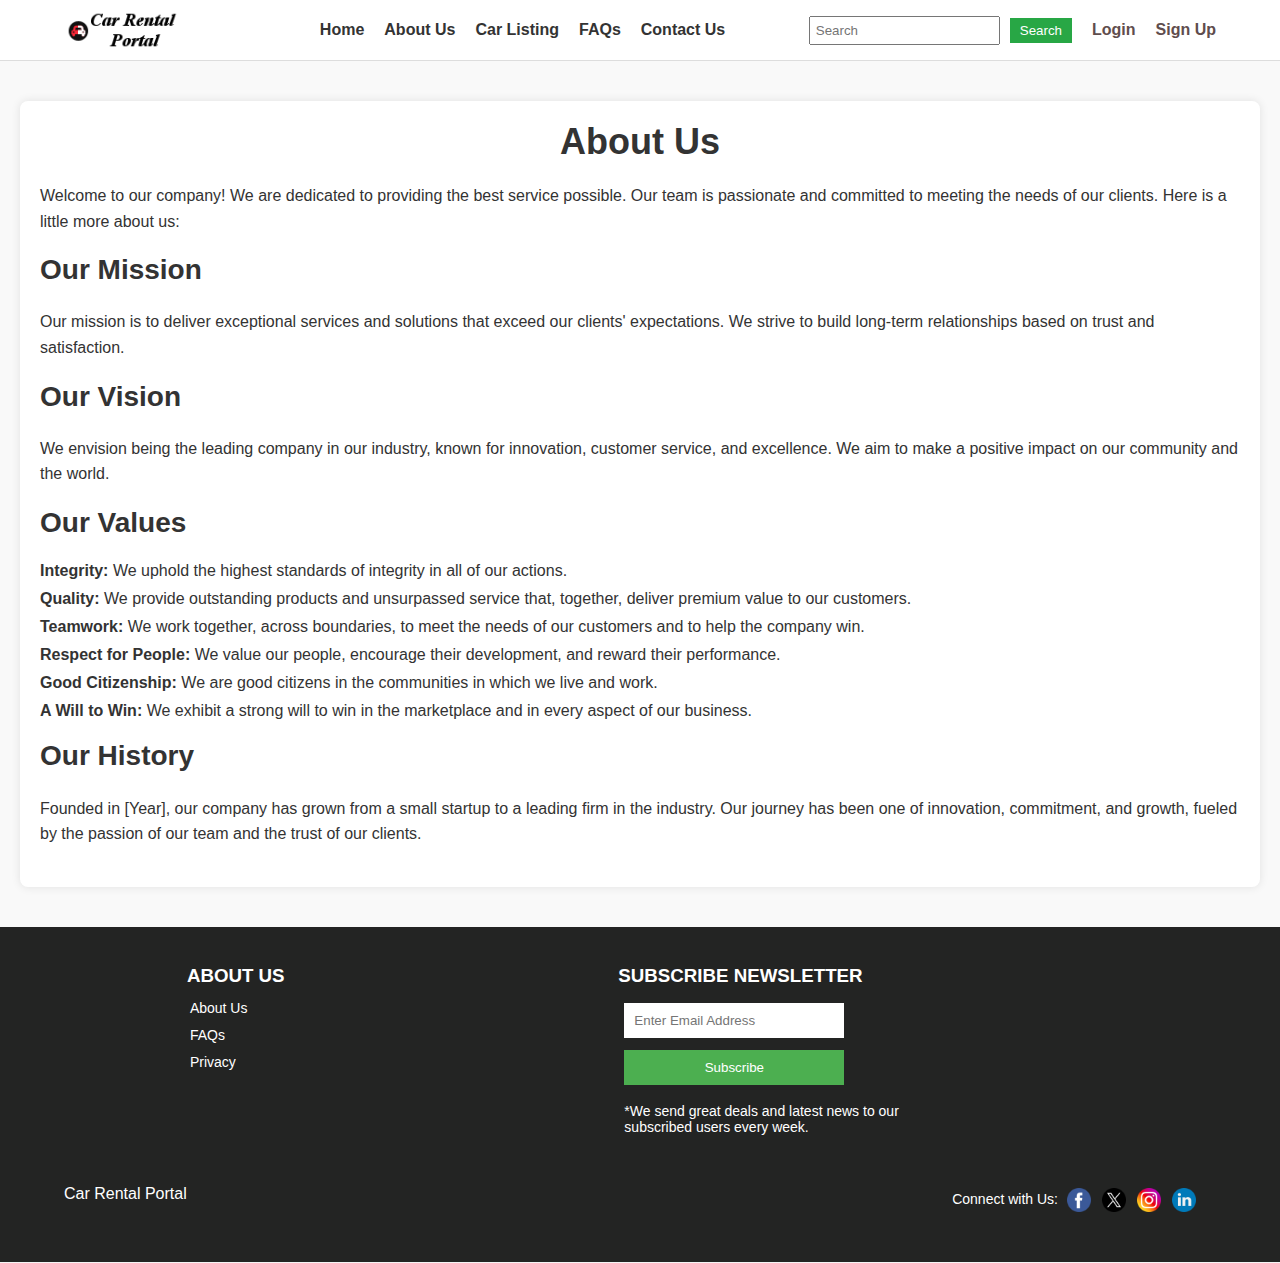
<file: about_us.html>
<!DOCTYPE html>
<html lang="en">
  <head>
    <meta charset="UTF-8" />
    <meta name="viewport" content="width=device-width, initial-scale=1.0" />
    <title>Car Rental System</title>
    <link rel="stylesheet" href="assets/css/style.css" />
    <link rel="stylesheet" href="assets/css/about_us.css" />
  </head>
  <body>
    <!-- Navigation Bar -->
    <header>
      <div class="container">
        <div class="navbar">
          <div class="logo">
            <img src="assets/images/logo.png" alt="Logo" />
          </div>
          <nav>
            <ul>
              <li><a href="index.html">Home</a></li>
              <li><a href="#">About Us</a></li>
              <li><a href="car_listing.html">Car Listing</a></li>
              <li><a href="faqs.html">FAQs</a></li>
              <li><a href="contact_us.html">Contact Us</a></li>
            </ul>
          </nav>
          <div class="search-login">
            <input type="text" placeholder="Search" />
            <button>Search</button>
            <a href="login.html">Login</a>
            <a href="signup.html">Sign Up</a>
          </div>
        </div>
      </div>
    </header>

    <!-- End of Navigation Bar -->

    <!-- About us -->

    <section id="about-us">
      <div class="about-container">
        <h1>About Us</h1>
        <div class="about-content">
          <p>
            Welcome to our company! We are dedicated to providing the best
            service possible. Our team is passionate and committed to meeting
            the needs of our clients. Here is a little more about us:
          </p>
          <h2>Our Mission</h2>
          <p>
            Our mission is to deliver exceptional services and solutions that
            exceed our clients' expectations. We strive to build long-term
            relationships based on trust and satisfaction.
          </p>
          <h2>Our Vision</h2>
          <p>
            We envision being the leading company in our industry, known for
            innovation, customer service, and excellence. We aim to make a
            positive impact on our community and the world.
          </p>
          <h2>Our Values</h2>
          <ul>
            <li>
              <strong>Integrity:</strong> We uphold the highest standards of
              integrity in all of our actions.
            </li>
            <li>
              <strong>Quality:</strong> We provide outstanding products and
              unsurpassed service that, together, deliver premium value to our
              customers.
            </li>
            <li>
              <strong>Teamwork:</strong> We work together, across boundaries, to
              meet the needs of our customers and to help the company win.
            </li>
            <li>
              <strong>Respect for People:</strong> We value our people,
              encourage their development, and reward their performance.
            </li>
            <li>
              <strong>Good Citizenship:</strong> We are good citizens in the
              communities in which we live and work.
            </li>
            <li>
              <strong>A Will to Win:</strong> We exhibit a strong will to win in
              the marketplace and in every aspect of our business.
            </li>
          </ul>
          <h2>Our History</h2>
          <p>
            Founded in [Year], our company has grown from a small startup to a
            leading firm in the industry. Our journey has been one of
            innovation, commitment, and growth, fueled by the passion of our
            team and the trust of our clients.
          </p>
        </div>
      </div>
    </section>
    <section class="about-us section-padding"></section>

    <!-- about us -->

    <!-- Footer -->
    <section class="footer">
      <footer class="footer-container">
        <div class="footer-top">
          <div class="footer-column about-us">
            <h3>ABOUT US</h3>
            <ul>
              <a href="#"><li>About Us</li></a>
              <a href="faqs.html"><li>FAQs</li></a>
              <a href="#"><li>Privacy</li></a>
            </ul>
          </div>
          <div class="footer-column subscribe-newsletter">
            <h3>SUBSCRIBE NEWSLETTER</h3>
            <input type="email" placeholder="Enter Email Address" />
            <button>Subscribe</button>
            <p class="great-deal">
              *We send great deals and latest news to our subscribed users every
              week.
            </p>
          </div>
        </div>
        <div class="footer-bottom">
          <p>Car Rental Portal</p>
          <div class="footer-column social-icons">
            <p>Connect with Us:</p>
            <a href="#">
              <img src="assets/images/icons/facebook.png" alt="Facebook" />
            </a>
            <a href="#">
              <img src="assets/images/icons/twitter.png" alt="Twitter" />
            </a>
            <a href="#">
              <img src="assets/images/icons/instagram.png" alt="Instagram" />
            </a>
            <!-- <img src="assets/images/icons/facebook.png" alt="YouTube" /> -->
            <a href="#">
              <img src="assets/images/icons/linkedin.png" alt="LinkedIn" />
            </a>
          </div>
        </div>
      </footer>
    </section>
  </body>
</html>
</file>
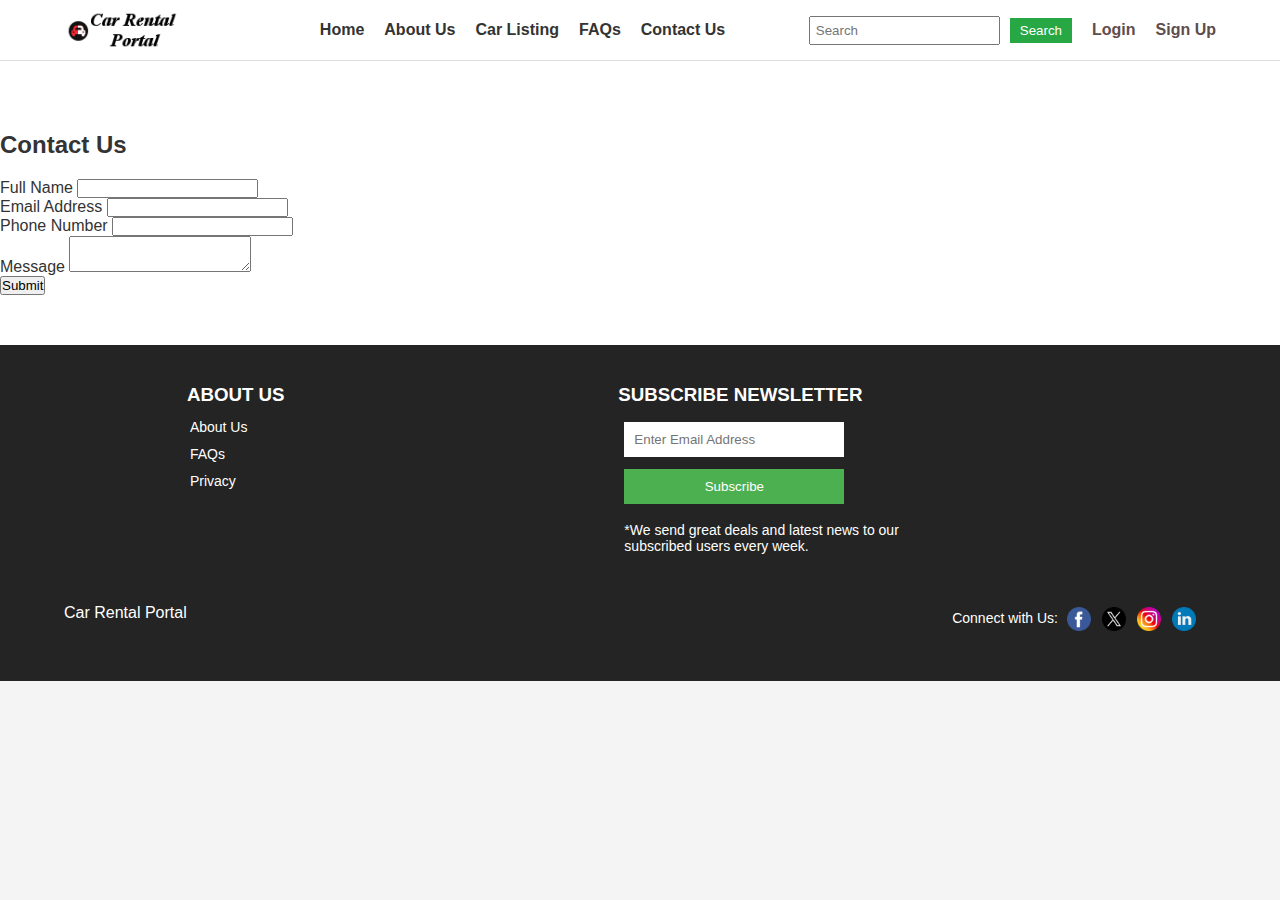
<file: contact_us.html>
<!DOCTYPE html>
<html lang="en">
  <head>
    <meta charset="UTF-8" />
    <meta name="viewport" content="width=device-width, initial-scale=1.0" />
    <title>Car Rental System</title>
    <link rel="stylesheet" href="assets/css/style.css" />
    <link rel="stylesheet" href="assets/css/contact_us.css" />
  </head>
  <body>
    <!-- Navigation Bar -->
    <header>
      <div class="container">
        <div class="navbar">
          <div class="logo">
            <img src="assets/images/logo.png" alt="Logo" />
          </div>
          <nav>
            <ul>
              <li><a href="index.html">Home</a></li>
              <li><a href="aboutus.html">About Us</a></li>
              <li><a href="car_listing.html">Car Listing</a></li>
              <li><a href="faqs.html">FAQs</a></li>
              <li><a href="#">Contact Us</a></li>
            </ul>
          </nav>
          <div class="search-login">
            <input type="text" placeholder="Search" />
            <button>Search</button>
            <a href="login.html">Login</a>
            <a href="signup.html">Sign Up</a>
          </div>
        </div>
      </div>
    </header>

    <!-- Contact us -->

    <section id="contact-us">
      <div class="contact-container">
        <h2>Contact Us</h2>
        <form id="contact-form">
          <div class="form-group">
            <label for="full-name">Full Name</label>
            <input type="text" id="full-name" name="full-name" />
          </div>
          <div class="form-group">
            <label for="email">Email Address</label>
            <input type="text" id="email" name="email" />
          </div>
          <div class="form-group">
            <label for="phone">Phone Number</label>
            <input type="text" id="phone" name="phone" />
          </div>
          <div class="form-group">
            <label for="message">Message</label>
            <textarea id="message" name="message"></textarea>
          </div>
          <button type="submit">Submit</button>
        </form>
      </div>
    </section>

    <!-- Contact us -->

    <!-- Footer -->
    <section class="footer">
      <footer class="footer-container">
        <div class="footer-top">
          <div class="footer-column about-us">
            <h3>ABOUT US</h3>
            <ul>
              <a href="#"><li>About Us</li></a>
              <a href="#"><li>FAQs</li></a>
              <a href="#"><li>Privacy</li></a>
            </ul>
          </div>
          <div class="footer-column subscribe-newsletter">
            <h3>SUBSCRIBE NEWSLETTER</h3>
            <input type="email" placeholder="Enter Email Address" />
            <button>Subscribe</button>
            <p class="great-deal">
              *We send great deals and latest news to our subscribed users every
              week.
            </p>
          </div>
        </div>
        <div class="footer-bottom">
          <p>Car Rental Portal</p>
          <div class="footer-column social-icons">
            <p>Connect with Us:</p>
            <a href="#">
              <img src="assets/images/icons/facebook.png" alt="Facebook" />
            </a>
            <a href="#">
              <img src="assets/images/icons/twitter.png" alt="Twitter" />
            </a>
            <a href="#">
              <img src="assets/images/icons/instagram.png" alt="Instagram" />
            </a>
            <!-- <img src="assets/images/icons/facebook.png" alt="YouTube" /> -->
            <a href="#">
              <img src="assets/images/icons/linkedin.png" alt="LinkedIn" />
            </a>
          </div>
        </div>
      </footer>
    </section>
  </body>

  <script src="assets/js/formValidate.js"></script>
</html>
</file>
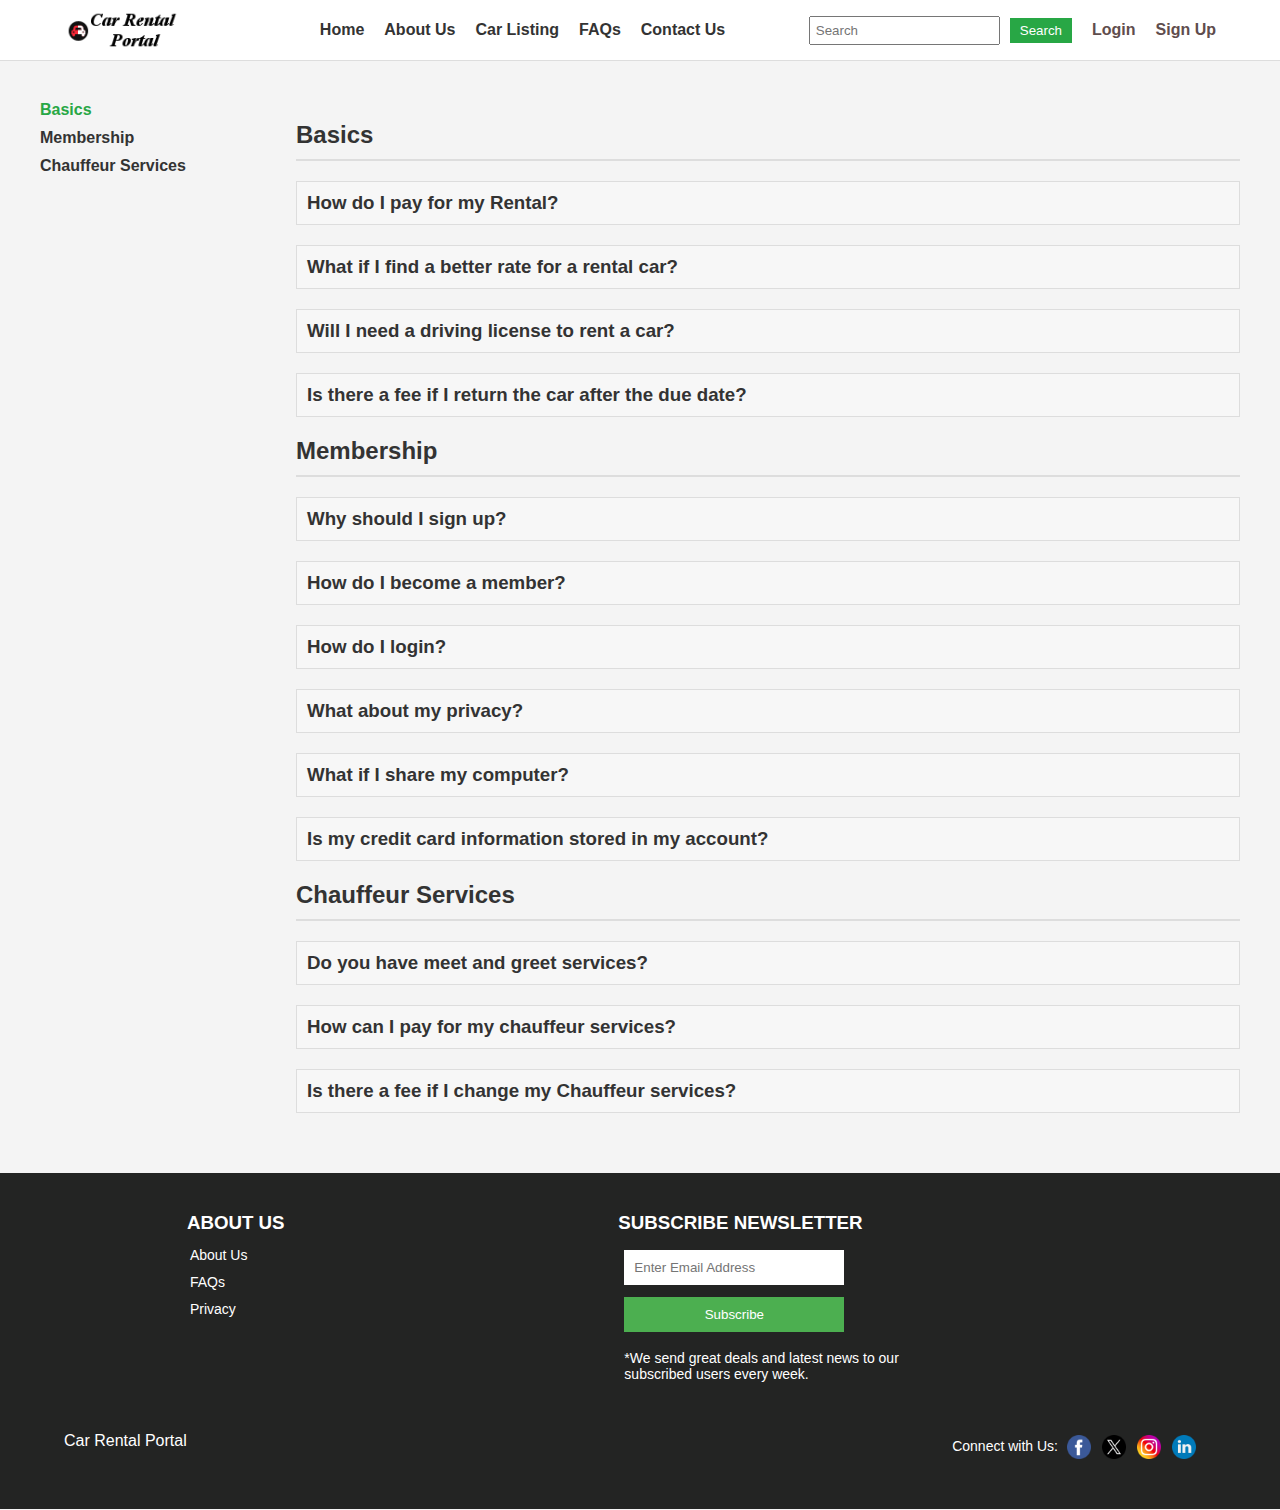
<file: faqs.html>
<!DOCTYPE html>
<html lang="en">
  <head>
    <meta charset="UTF-8" />
    <meta name="viewport" content="width=device-width, initial-scale=1.0" />
    <title>Car Rental System</title>
    <link rel="stylesheet" href="assets/css/style.css" />
    <link rel="stylesheet" href="assets/css/faqs.css" />
  </head>
  <body>
    <!-- Navigation Bar -->
    <header>
      <div class="container">
        <div class="navbar">
          <div class="logo">
            <img src="assets/images/logo.png" alt="Logo" />
          </div>
          <nav>
            <ul>
              <li><a href="index.html">Home</a></li>
              <li><a href="aboutus.html">About Us</a></li>
              <li><a href="car_listing.html">Car Listing</a></li>
              <li><a href="#">FAQs</a></li>
              <li><a href="contact_us.html">Contact Us</a></li>
            </ul>
          </nav>
          <div class="search-login">
            <input type="text" placeholder="Search" />
            <button>Search</button>
            <a href="login.html">Login</a>
            <a href="signup.html">Sign Up</a>
          </div>
        </div>
      </div>
    </header>

    <!-- Faqs -->

    <section id="faqs">
      <div class="faq-container">
        <div class="faq-sidebar">
          <ul>
            <li><a href="#basics" class="active">Basics</a></li>
            <li><a href="#membership">Membership</a></li>
            <li><a href="#chauffeur">Chauffeur Services</a></li>
          </ul>
        </div>
        <div class="faq-content">
          <h2 id="basics">Basics</h2>
          <div class="faq-item">
            <h3 class="faq-question">How do I pay for my Rental?</h3>
            <p class="faq-answer">
              You can pay for your rental using a credit card, debit card, or
              other accepted forms of payment at the rental location.
            </p>
          </div>
          <div class="faq-item">
            <h3 class="faq-question">
              What if I find a better rate for a rental car?
            </h3>
            <p class="faq-answer">
              One of the many great things about Car Rentals is our rental rates
              and services are guaranteed to be the very best in the industry.
              If you come across a lower price from a competitor and the rate is
              on a comparable vehicle including the same terms, locations, and
              rental car fees we will be glad to beat the price for you. Please
              complete our Guaranteed Best Rate form if you have found a better
              rate with one of our competitors.
            </p>
          </div>
          <div class="faq-item">
            <h3 class="faq-question">
              Will I need a driving license to rent a car?
            </h3>
            <p class="faq-answer">
              Yes, a valid driving license is required to rent a car.
            </p>
          </div>
          <div class="faq-item">
            <h3 class="faq-question">
              Is there a fee if I return the car after the due date?
            </h3>
            <p class="faq-answer">
              Yes, returning the car after the due date may incur additional
              fees. Please check our terms and conditions for more details.
            </p>
          </div>

          <h2 id="membership">Membership</h2>
          <div class="faq-item">
            <h3 class="faq-question">Why should I sign up?</h3>
            <p class="faq-answer">
              Signing up provides you with exclusive member benefits, discounts,
              and faster booking processes.
            </p>
          </div>
          <div class="faq-item">
            <h3 class="faq-question">How do I become a member?</h3>
            <p class="faq-answer">
              You can become a member by signing up on our website and
              completing the membership form.
            </p>
          </div>
          <div class="faq-item">
            <h3 class="faq-question">How do I login?</h3>
            <p class="faq-answer">
              You can login by clicking the login button on our website and
              entering your credentials.
            </p>
          </div>
          <div class="faq-item">
            <h3 class="faq-question">What about my privacy?</h3>
            <p class="faq-answer">
              We take your privacy seriously and ensure that your data is
              protected according to our privacy policy.
            </p>
          </div>
          <div class="faq-item">
            <h3 class="faq-question">What if I share my computer?</h3>
            <p class="faq-answer">
              If you share your computer, make sure to log out of your account
              after each session to protect your information.
            </p>
          </div>
          <div class="faq-item">
            <h3 class="faq-question">
              Is my credit card information stored in my account?
            </h3>
            <p class="faq-answer">
              No, we do not store your credit card information in your account
              for security reasons.
            </p>
          </div>

          <h2 id="chauffeur">Chauffeur Services</h2>
          <div class="faq-item">
            <h3 class="faq-question">Do you have meet and greet services?</h3>
            <p class="faq-answer">
              Yes, we offer meet and greet services for our chauffeur clients.
            </p>
          </div>
          <div class="faq-item">
            <h3 class="faq-question">
              How can I pay for my chauffeur services?
            </h3>
            <p class="faq-answer">
              You can pay for chauffeur services using the same payment methods
              as our car rentals.
            </p>
          </div>
          <div class="faq-item">
            <h3 class="faq-question">
              Is there a fee if I change my Chauffeur services?
            </h3>
            <p class="faq-answer">
              Changes to chauffeur services may incur fees. Please refer to our
              terms and conditions for details.
            </p>
          </div>
        </div>
      </div>
    </section>

    <!-- Faqs -->

    <!-- Footer -->
    <section class="footer">
      <footer class="footer-container">
        <div class="footer-top">
          <div class="footer-column about-us">
            <h3>ABOUT US</h3>
            <ul>
              <a href="aboutus.html"><li>About Us</li></a>
              <a href="#"><li>FAQs</li></a>
              <a href="#"><li>Privacy</li></a>
            </ul>
          </div>
          <div class="footer-column subscribe-newsletter">
            <h3>SUBSCRIBE NEWSLETTER</h3>
            <input type="email" placeholder="Enter Email Address" />
            <button>Subscribe</button>
            <p class="great-deal">
              *We send great deals and latest news to our subscribed users every
              week.
            </p>
          </div>
        </div>
        <div class="footer-bottom">
          <p>Car Rental Portal</p>
          <div class="footer-column social-icons">
            <p>Connect with Us:</p>
            <a href="#">
              <img src="assets/images/icons/facebook.png" alt="Facebook" />
            </a>
            <a href="#">
              <img src="assets/images/icons/twitter.png" alt="Twitter" />
            </a>
            <a href="#">
              <img src="assets/images/icons/instagram.png" alt="Instagram" />
            </a>
            <!-- <img src="assets/images/icons/facebook.png" alt="YouTube" /> -->
            <a href="#">
              <img src="assets/images/icons/linkedin.png" alt="LinkedIn" />
            </a>
          </div>
        </div>
      </footer>
    </section>
  </body>
  <script src="assets/js/faqs.js"></script>
</html>
</file>
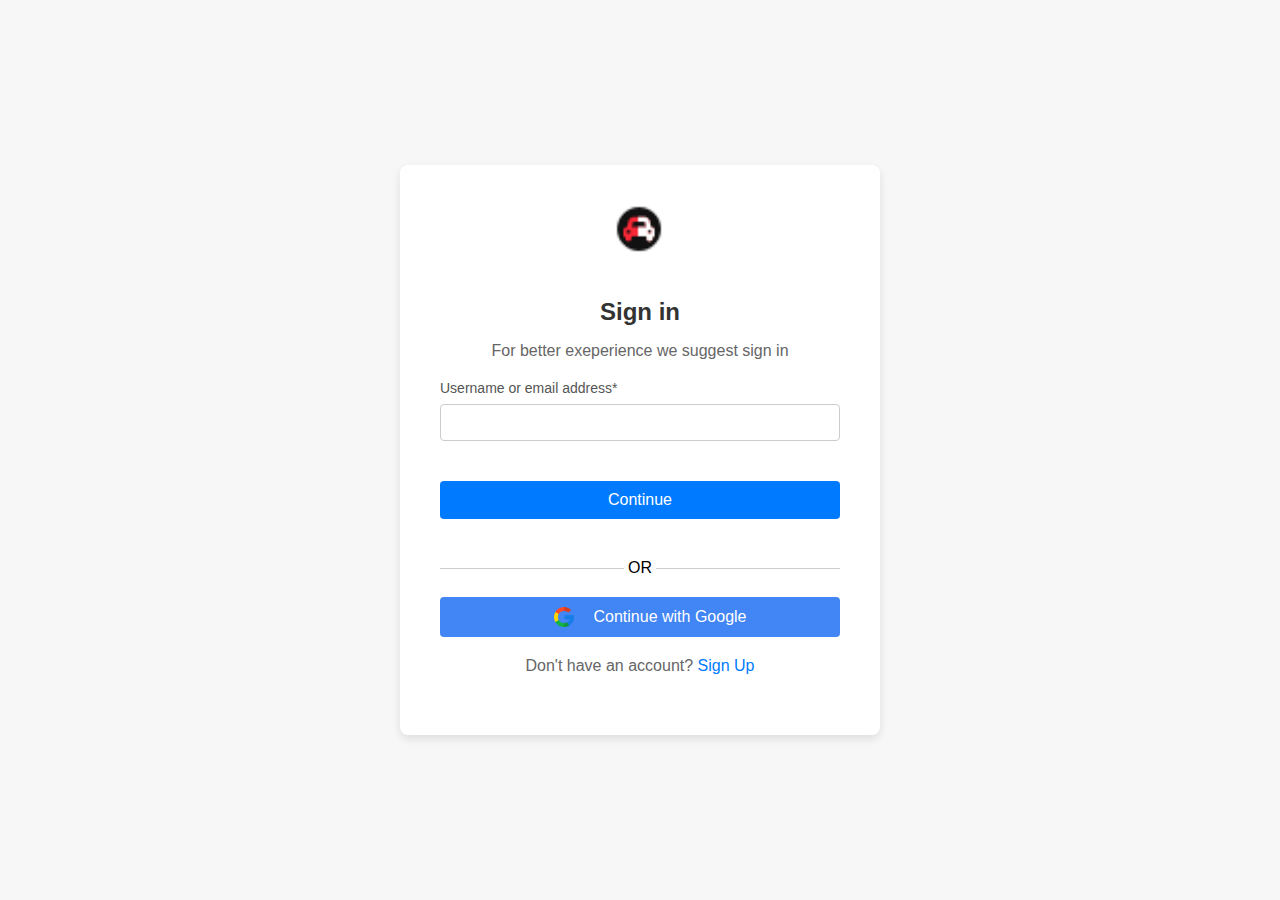
<file: login.html>
<!DOCTYPE html>
<html lang="en">
  <head>
    <meta charset="UTF-8" />
    <meta name="viewport" content="width=device-width, initial-scale=1.0" />
    <title>Login Page</title>
    <link rel="stylesheet" href="assets/css/login.css" />
  </head>
  <body>
    <div class="container">
      <div class="login-card">
        <img
          src="assets/images/icons/favicon.png"
          alt="car Logo"
          class="logo"
        />
        <h2>Sign in</h2>
        <p>For better exeperience we suggest sign in</p>
        <form id="loginForm">
          <label for="email">Username or email address*</label>
          <input type="text" id="email" name="email" required />
          <div id="error-message" class="error-message"></div>
          <button type="submit" class="continue-btn">Continue</button>
        </form>
        <div class="divider">
          <span>OR</span>
        </div>
        <button class="google-btn">
          <img
            src="assets/images/icons/google.png"
            class="googleLogo"
          />Continue with Google
        </button>
        <p class="signup">
          Don't have an account? <a href="signup.html">Sign Up</a>
        </p>
      </div>
    </div>
    <script src="assets/js/login.js"></script>
  </body>
</html>
</file>
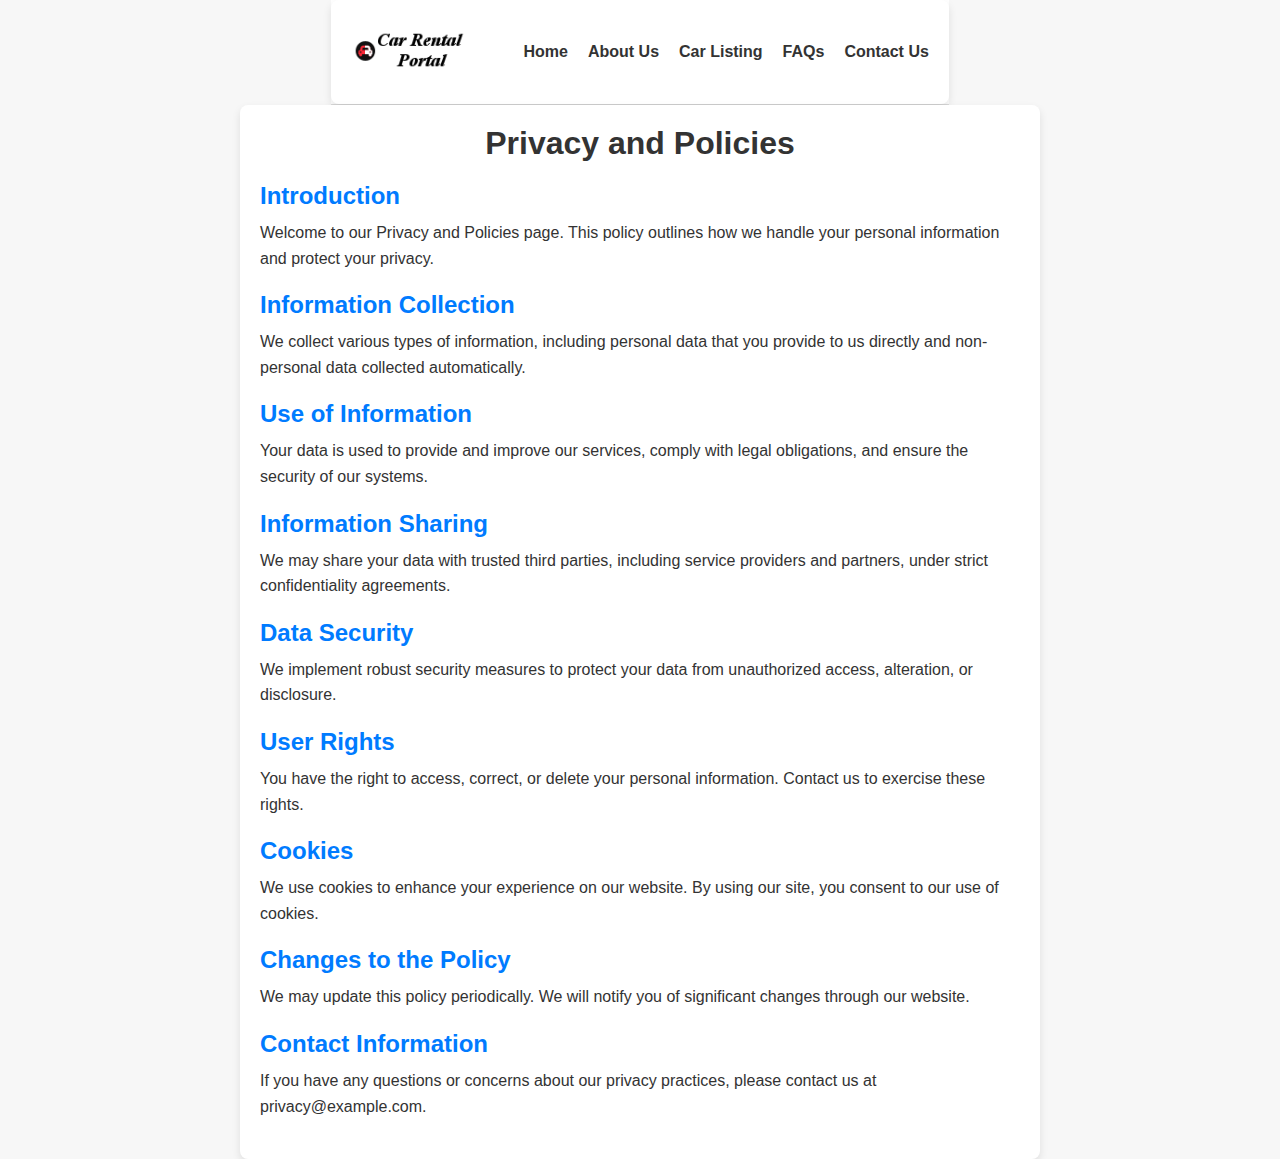
<file: privacyPolicy.html>
<!DOCTYPE html>
<html lang="en">
  <head>
    <meta charset="UTF-8" />
    <meta name="viewport" content="width=device-width, initial-scale=1.0" />
    <title>Privacy and Policies</title>
    <link rel="stylesheet" href="assets/css/style.css" />
    <link rel="stylesheet" href="assets/css/privacyPolicy.css" />
  </head>
  <body>
    <!-- Navigation Bar -->
    <header>
      <div class="container">
        <div class="navbar">
          <div class="logo">
            <a href="index.html">
              <img src="assets/images/logo.png" alt="Logo" />
            </a>
          </div>
          <nav>
            <ul>
              <li><a href="#">Home</a></li>
              <li><a href="about_us.html">About Us</a></li>
              <li><a href="car_listing.html">Car Listing</a></li>
              <li><a href="faqs.html">FAQs</a></li>
              <li><a href="contact_us.html">Contact Us</a></li>
            </ul>
          </nav>
        </div>
      </div>
    </header>

    <!-- privacy and policy -->
    <div class="container">
      <h1>Privacy and Policies</h1>
      <section>
        <h2>Introduction</h2>
        <p>
          Welcome to our Privacy and Policies page. This policy outlines how we
          handle your personal information and protect your privacy.
        </p>
      </section>
      <section>
        <h2>Information Collection</h2>
        <p>
          We collect various types of information, including personal data that
          you provide to us directly and non-personal data collected
          automatically.
        </p>
      </section>
      <section>
        <h2>Use of Information</h2>
        <p>
          Your data is used to provide and improve our services, comply with
          legal obligations, and ensure the security of our systems.
        </p>
      </section>
      <section>
        <h2>Information Sharing</h2>
        <p>
          We may share your data with trusted third parties, including service
          providers and partners, under strict confidentiality agreements.
        </p>
      </section>
      <section>
        <h2>Data Security</h2>
        <p>
          We implement robust security measures to protect your data from
          unauthorized access, alteration, or disclosure.
        </p>
      </section>
      <section>
        <h2>User Rights</h2>
        <p>
          You have the right to access, correct, or delete your personal
          information. Contact us to exercise these rights.
        </p>
      </section>
      <section>
        <h2>Cookies</h2>
        <p>
          We use cookies to enhance your experience on our website. By using our
          site, you consent to our use of cookies.
        </p>
      </section>
      <section>
        <h2>Changes to the Policy</h2>
        <p>
          We may update this policy periodically. We will notify you of
          significant changes through our website.
        </p>
      </section>
      <section>
        <h2>Contact Information</h2>
        <p>
          If you have any questions or concerns about our privacy practices,
          please contact us at privacy@example.com.
        </p>
      </section>
    </div>
  </body>
  <script src="assets/js/privacyPolicy.js"></script>
</html>
</file>
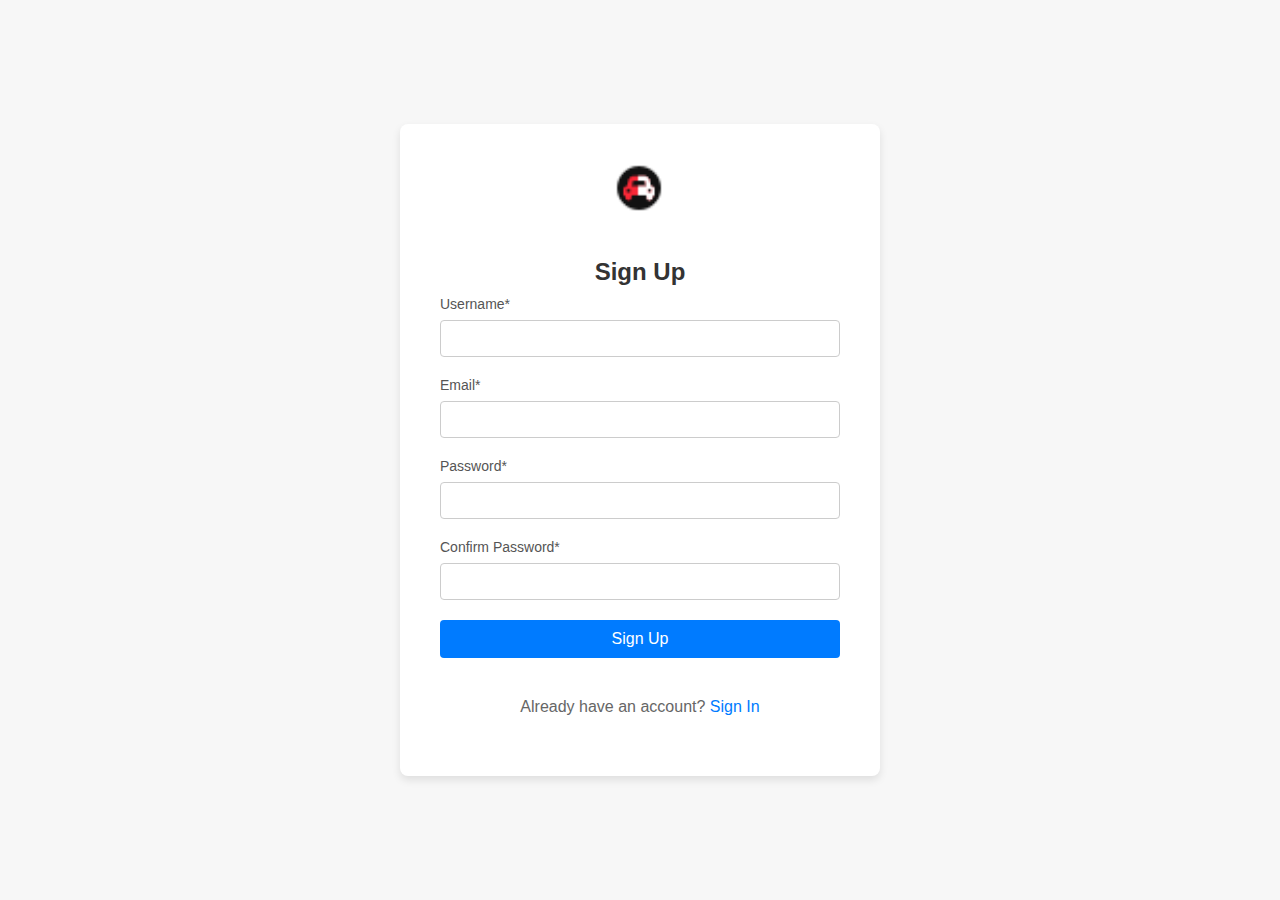
<file: signup.html>
<!DOCTYPE html>
<html lang="en">
  <head>
    <meta charset="UTF-8" />
    <meta name="viewport" content="width=device-width, initial-scale=1.0" />
    <title>Sign Up Page</title>
    <link rel="stylesheet" href="assets/css/signup.css" />
  </head>
  <body>
    <div class="container">
      <div class="signup-card">
        <img
          src="assets/images/icons/favicon.png"
          alt="car Logo"
          class="logo"
        />
        <h2>Sign Up</h2>
        <form id="signupForm">
          <label for="username">Username*</label>
          <input type="text" id="username" name="username" required />
          <div id="username-error" class="error-message"></div>

          <label for="email">Email*</label>
          <input type="text" id="email" name="email" required />
          <div id="email-error" class="error-message"></div>

          <label for="password">Password*</label>
          <input type="password" id="password" name="password" required />
          <div id="password-error" class="error-message"></div>

          <label for="confirmPassword">Confirm Password*</label>
          <input
            type="password"
            id="confirmPassword"
            name="confirmPassword"
            required
          />
          <div id="confirmPassword-error" class="error-message"></div>

          <button type="submit" class="continue-btn">Sign Up</button>
        </form>
        <p class="signup">
          Already have an account? <a href="login.html">Sign In</a>
        </p>
      </div>
    </div>
    <script src="assets/js/signup.js"></script>
  </body>
</html>
</file>
<file: assets/css/about_us.css>
/* About us */
body {
  font-family: Arial, sans-serif;
  margin: 0;
  padding: 0;
}

#about-us {
  padding: 40px 20px;
  background-color: #f9f9f9;
}

.about-container {
  max-width: 1200px;
  margin: 0 auto;
  padding: 20px;
  background-color: #fff;
  border-radius: 8px;
  box-shadow: 0 0 10px rgba(0, 0, 0, 0.1);
}

.about-container h1 {
  text-align: center;
  margin-bottom: 20px;
  font-size: 36px;
}

.about-content {
  margin: 20px 0;
}

.about-content h2 {
  font-size: 28px;
  margin-top: 20px;
}

.about-content p {
  font-size: 16px;
  line-height: 1.6;
  margin-bottom: 20px;
}

.about-content ul {
  list-style-type: none;
  padding: 0;
}

.about-content ul li {
  margin-bottom: 10px;
  font-size: 16px;
}

/* responsiveness */
@media (max-width: 768px) {
  .about-container {
    padding: 10px;
  }

  .about-container h1 {
    font-size: 28px;
  }

  .about-content h2 {
    font-size: 24px;
  }

  .about-content p,
  .about-content ul li {
    font-size: 14px;
  }
}
</file>
<file: assets/css/contact_us.css>
#contact-us {
  padding: 50px 0;
  background: #fff;
}

#contact-us .container {
  max-width: 1200px;
  margin: 0 auto;
}

#contact-us .page-title {
  text-align: center;
  font-size: 36px;
  margin-bottom: 20px;
}

#contact-us .breadcrumb {
  text-align: center;
  margin-bottom: 40px;
}

#contact-us .breadcrumb a {
  text-decoration: none;
  color: #000;
}

#contact-us .breadcrumb a:hover {
  text-decoration: underline;
}

#contact-us .contact-content {
  display: flex;
  justify-content: space-between;
  flex-wrap: wrap;
}

#contact-us .contact-form,
#contact-us .contact-info {
  flex: 1;
  min-width: 300px;
  margin: 20px;
  padding: 20px;
  border: 1px solid #ddd;
  border-radius: 5px;
}

#contact-us .contact-form h2,
#contact-us .contact-info h2 {
  margin-bottom: 20px;
  font-size: 24px;
}

#contact-us .contact-form .form-group {
  margin-bottom: 20px;
}

#contact-us .contact-form .form-group label {
  display: block;
  margin-bottom: 5px;
  font-weight: bold;
}

#contact-us .contact-form .form-group input,
#contact-us .contact-form .form-group textarea {
  width: 100%;
  padding: 10px;
  border: 1px solid #ddd;
  border-radius: 5px;
}

#contact-us .contact-form .form-group textarea {
  height: 100px;
}

#contact-us .contact-form .btn {
  display: inline-block;
  padding: 10px 20px;
  background: #28a745;
  color: #fff;
  border: none;
  border-radius: 5px;
  cursor: pointer;
}

#contact-us .contact-form .btn:hover {
  background: #218838;
}

#contact-us .contact-info ul {
  list-style: none;
  padding: 0;
}

#contact-us .contact-info ul li {
  margin-bottom: 10px;
  font-size: 16px;
}

#contact-us .contact-info ul li i {
  margin-right: 10px;
  color: #007bff;
}

/* responsiveness */
@media (max-width: 768px) {
  #contact-us .contact-content {
    flex-direction: column;
    align-items: center;
  }

  #contact-us .contact-form,
  #contact-us .contact-info {
    width: 100%;
    margin: 10px 0;
  }
}

@media (max-width: 480px) {
  #contact-us .page-title {
    font-size: 28px;
  }

  #contact-us .breadcrumb {
    font-size: 14px;
  }

  #contact-us .contact-form h2,
  #contact-us .contact-info h2 {
    font-size: 20px;
  }

  #contact-us .contact-form .form-group input,
  #contact-us .contact-form .form-group textarea {
    padding: 8px;
  }

  #contact-us .contact-form .btn {
    width: 100%;
    text-align: center;
  }

  #contact-us .contact-info ul li {
    font-size: 14px;
  }
}
</file>
<file: assets/css/faqs.css>
/* FAQs */
body {
  font-family: Arial, sans-serif;
  margin: 0;
  padding: 0;
}

#faqs {
  padding: 20px;
}

.faq-container {
  display: flex;
  max-width: 1200px;
  margin: 0 auto;
  padding: 20px;
}

.faq-sidebar {
  width: 20%;
  padding-right: 20px;
}

.faq-sidebar ul {
  list-style: none;
  padding: 0;
}

.faq-sidebar ul li {
  margin-bottom: 10px;
}

.faq-sidebar ul li a {
  text-decoration: none;
  color: #333;
  font-weight: bold;
}

.faq-sidebar ul li a.active {
  color: #28a745;
}

.faq-content {
  width: 80%;
}

.faq-content h2 {
  border-bottom: 2px solid #ddd;
  padding-bottom: 10px;
  margin-bottom: 20px;
  font-size: 24px;
}

.faq-item {
  margin-bottom: 20px;
}

.faq-item h3 {
  cursor: pointer;
  padding: 10px;
  background-color: #f7f7f7;
  border: 1px solid #ddd;
  margin: 0;
}

.faq-item p {
  display: none;
  padding: 10px;
  border: 1px solid #ddd;
  border-top: none;
  margin: 0;
  background-color: #fff;
}

/* responsiveness */
@media (max-width: 768px) {
  .faq-container {
    flex-direction: column;
  }

  .faq-sidebar,
  .faq-content {
    width: 100%;
    padding: 0;
  }

  .faq-sidebar {
    margin-bottom: 20px;
  }
}
</file>
<file: assets/css/login.css>
body {
  font-family: Arial, sans-serif;
  background-color: #f7f7f7;
  display: flex;
  justify-content: center;
  align-items: center;
  height: 100vh;
  margin: 0;
}

.container {
  display: flex;
  justify-content: center;
  align-items: center;
  width: 100%;
}

.login-card {
  background-color: #fff;
  padding: 40px;
  border-radius: 8px;
  box-shadow: 0 4px 8px rgba(0, 0, 0, 0.1);
  width: 400px;
  text-align: center;
}

.logo {
  width: 50px;
  margin-bottom: 20px;
}

h2 {
  margin-bottom: 10px;
  font-size: 24px;
  color: #333;
}

p {
  margin-bottom: 20px;
  color: #666;
}

form {
  margin-bottom: 20px;
}

label {
  display: block;
  text-align: left;
  color: #555;
  font-size: 14px;
  margin-bottom: 8px;
}

input[type="text"] {
  width: 100%;
  padding: 10px;
  margin-bottom: 20px;
  border: 1px solid #ccc;
  border-radius: 4px;
  box-sizing: border-box;
}

.error-message {
  color: red;
  margin-bottom: 20px;
  text-align: left;
}

button {
  width: 100%;
  padding: 10px;
  border: none;
  border-radius: 4px;
  cursor: pointer;
  font-size: 16px;
}

.continue-btn {
  background-color: #007bff;
  color: white;
  margin-bottom: 20px;
}

.google-btn {
  background-color: #4285f4;
  color: white;
  margin-bottom: 10px;
  display: flex;
  justify-content: center;
  align-items: center;

  img {
    margin: 0px 20px;
    width: 20px;
  }
}

.divider {
  display: flex;
  align-items: center;
  text-align: center;
  margin-bottom: 20px;
}

.divider::before,
.divider::after {
  content: "";
  flex: 1;
  border-bottom: 1px solid #ccc;
}

.divider:not(:empty)::before {
  margin-right: 0.25em;
}

.divider:not(:empty)::after {
  margin-left: 0.25em;
}

.signup {
  margin-top: 20px;
  color: #666;
}

.signup a {
  color: #007bff;
  text-decoration: none;
}

.signup a:hover {
  text-decoration: underline;
}
</file>
<file: assets/css/privacyPolicy.css>
body {
  font-family: Arial, sans-serif;
  background-color: #f7f7f7;
  color: #333;
  margin: 0;
  padding: 0;
  display: flex;
  justify-content: center;
  align-items: center;
  min-height: 100vh;
  flex-direction: column;
}

.container {
  background-color: #fff;
  padding: 20px;
  border-radius: 8px;
  box-shadow: 0 4px 8px rgba(0, 0, 0, 0.1);
  max-width: 800px;
  width: 100%;
  box-sizing: border-box;
}

h1 {
  text-align: center;
  margin-bottom: 20px;
}

section {
  margin-bottom: 20px;
}

h2 {
  margin-bottom: 10px;
  color: #007bff;
  cursor: pointer;
}

p {
  line-height: 1.6;
}

.hidden {
  display: none;
}

/* Responsive Styles */
@media (max-width: 768px) {
  .container {
    padding: 15px;
  }

  h1 {
    font-size: 24px;
  }

  h2 {
    font-size: 20px;
  }

  p {
    font-size: 16px;
  }
}
</file>
<file: assets/css/signup.css>
/* Common Styles */
body {
  font-family: Arial, sans-serif;
  background-color: #f7f7f7;
  display: flex;
  justify-content: center;
  align-items: center;
  height: 100vh;
  margin: 0;
}

.container {
  display: flex;
  justify-content: center;
  align-items: center;
  width: 100%;
}

.signup-card,
.login-card {
  background-color: #fff;
  padding: 40px;
  border-radius: 8px;
  box-shadow: 0 4px 8px rgba(0, 0, 0, 0.1);
  width: 400px;
  text-align: center;
}

.logo {
  width: 50px;
  margin-bottom: 20px;
}

h2 {
  margin-bottom: 10px;
  font-size: 24px;
  color: #333;
}

p {
  margin-bottom: 20px;
  color: #666;
}

form {
  margin-bottom: 20px;
}

label {
  display: block;
  text-align: left;
  color: #555;
  font-size: 14px;
  margin-bottom: 8px;
}

input[type="text"],
input[type="password"] {
  width: 100%;
  padding: 10px;
  margin-bottom: 10px;
  border: 1px solid #ccc;
  border-radius: 4px;
  box-sizing: border-box;
}

.error-message {
  color: red;
  margin-bottom: 10px;
  text-align: left;
}

button {
  width: 100%;
  padding: 10px;
  border: none;
  border-radius: 4px;
  cursor: pointer;
  font-size: 16px;
}

.continue-btn {
  background-color: #007bff;
  color: white;
  margin-bottom: 20px;
}

.signup {
  margin-top: 20px;
  color: #666;
}

.signup a {
  color: #007bff;
  text-decoration: none;
}

.signup a:hover {
  text-decoration: underline;
}
</file>
<file: assets/css/style.css>
/* Reset some default styles */
body,
h1,
p,
ul,
li,
a,
input,
button {
  margin: 0;
  padding: 0;
  font-family: Arial, sans-serif;
}

body {
  background-color: #f4f4f4;
  color: #333;
}

/* Header and nav Bar */
header {
  background: #fff;
  border-bottom: 1px solid #ddd;
}

.container {
  width: 90%;
  margin: auto;
  overflow: hidden;
}

.navbar {
  display: flex;
  justify-content: space-between;
  align-items: center;
  padding: 10px 0;
}

.logo {
  display: flex;
  align-items: center;
}

.logo img {
  height: 40px;
  margin-right: 10px;
}

nav ul {
  list-style: none;
  display: flex;
}

nav ul li {
  margin-left: 20px;
}

nav ul li a {
  text-decoration: none;
  color: #333;
  font-weight: bold;
}

.search-login {
  display: flex;
  align-items: center;
}

.search-login input {
  padding: 5px;
  margin-right: 10px;
}

.search-login button {
  padding: 5px 10px;
  background-color: #28a745;
  color: #fff;
  border: none;
  cursor: pointer;
}

.search-login a {
  margin-left: 20px;
  text-decoration: none;
  color: #5f4d4d;
  font-weight: bold;
}

.hero-section {
  background: url("assets/images/banner-image.jpg");
  color: #832121;
  padding: 100px 0;
  display: flex;
  align-items: center;
  justify-content: center;
  text-align: center;
}

.hero-content {
  flex: 1;
}

.hero-content h1 {
  font-size: 3em;
  margin-bottom: 20px;
}

.hero-content p {
  font-size: 1.2em;
  margin-bottom: 40px;
}

.hero-content .btn {
  background-color: #ff0000;
  color: #fff;
  padding: 10px 20px;
  text-decoration: none;
  border-radius: 5px;
}

/* Footers */
.footer {
  background-color: #232423;
  color: white;
  display: flex;
  justify-content: space-between;
  align-items: start;
  padding: 20px 20px 0 20px;
}

.footer-container {
  margin-bottom: -1px;
  width: 100%;
}

.footer-top {
  display: flex;
  flex-wrap: wrap;
  justify-content: space-around;
}
.footer-column {
  display: flex;
  flex-direction: column;
  margin: 0 10px;
}
.footer-column h3 {
  margin-bottom: 10px;
}
.footer-column p {
  font-size: 14px;
  padding-top: 6px;
  margin-right: 6px;
}
.footer-column ul {
  list-style-type: none;
  padding-left: 0;
  margin-top: 0;
}
.footer-column ul li {
  padding: 3px;
  margin-bottom: 5px;
}
.footer-column ul a {
  text-decoration: none;
  font-size: 14px;
  color: white;
}
.footer-column input[type="email"] {
  border: none;
  padding: 10px;
  width: 200px;
  margin-right: 5px;
  margin: 6px;
}
.great-deal {
  font-size: 10px;
  width: 60%;
  margin: 6px;
}
.footer-column button {
  background-color: #4caf50;
  color: white;
  border: none;
  padding: 10px;
  cursor: pointer;
  margin: 6px;
  width: 220px;
}
.footer-bottom {
  /* background-color: black; */
  display: flex;
  flex: 1;
  padding: 14px;
  margin: 30px;
  width: 95%;
  box-sizing: border-box;
  justify-content: space-between;
}

.social-icons {
  display: flex;
  flex-direction: row;
  justify-content: space-around;
  margin-left: 40px;
}
.social-icons img {
  width: 24px;
  height: 24px;
  margin: 3px;
  margin-right: 8px;
}

/* responsiveness */
@media (max-width: 768px) {
  .navbar {
    flex-direction: column;
  }

  nav ul {
    flex-direction: column;
    align-items: center;
  }

  nav ul li {
    margin: 10px 0;
  }

  .search-login {
    flex-direction: column;
    align-items: center;
    margin-top: 10px;
  }

  .search-login input {
    margin-bottom: 10px;
  }

  .hero-section {
    text-align: center;
  }

  .hero-content h1 {
    font-size: 2em;
  }

  .hero-content p {
    font-size: 1em;
  }
}

@media (max-width: 480px) {
  .hero-content h1 {
    font-size: 1.5em;
  }

  .hero-content p {
    font-size: 0.9em;
  }

  .hero-content .btn {
    padding: 8px 15px;
  }
}
</file>
